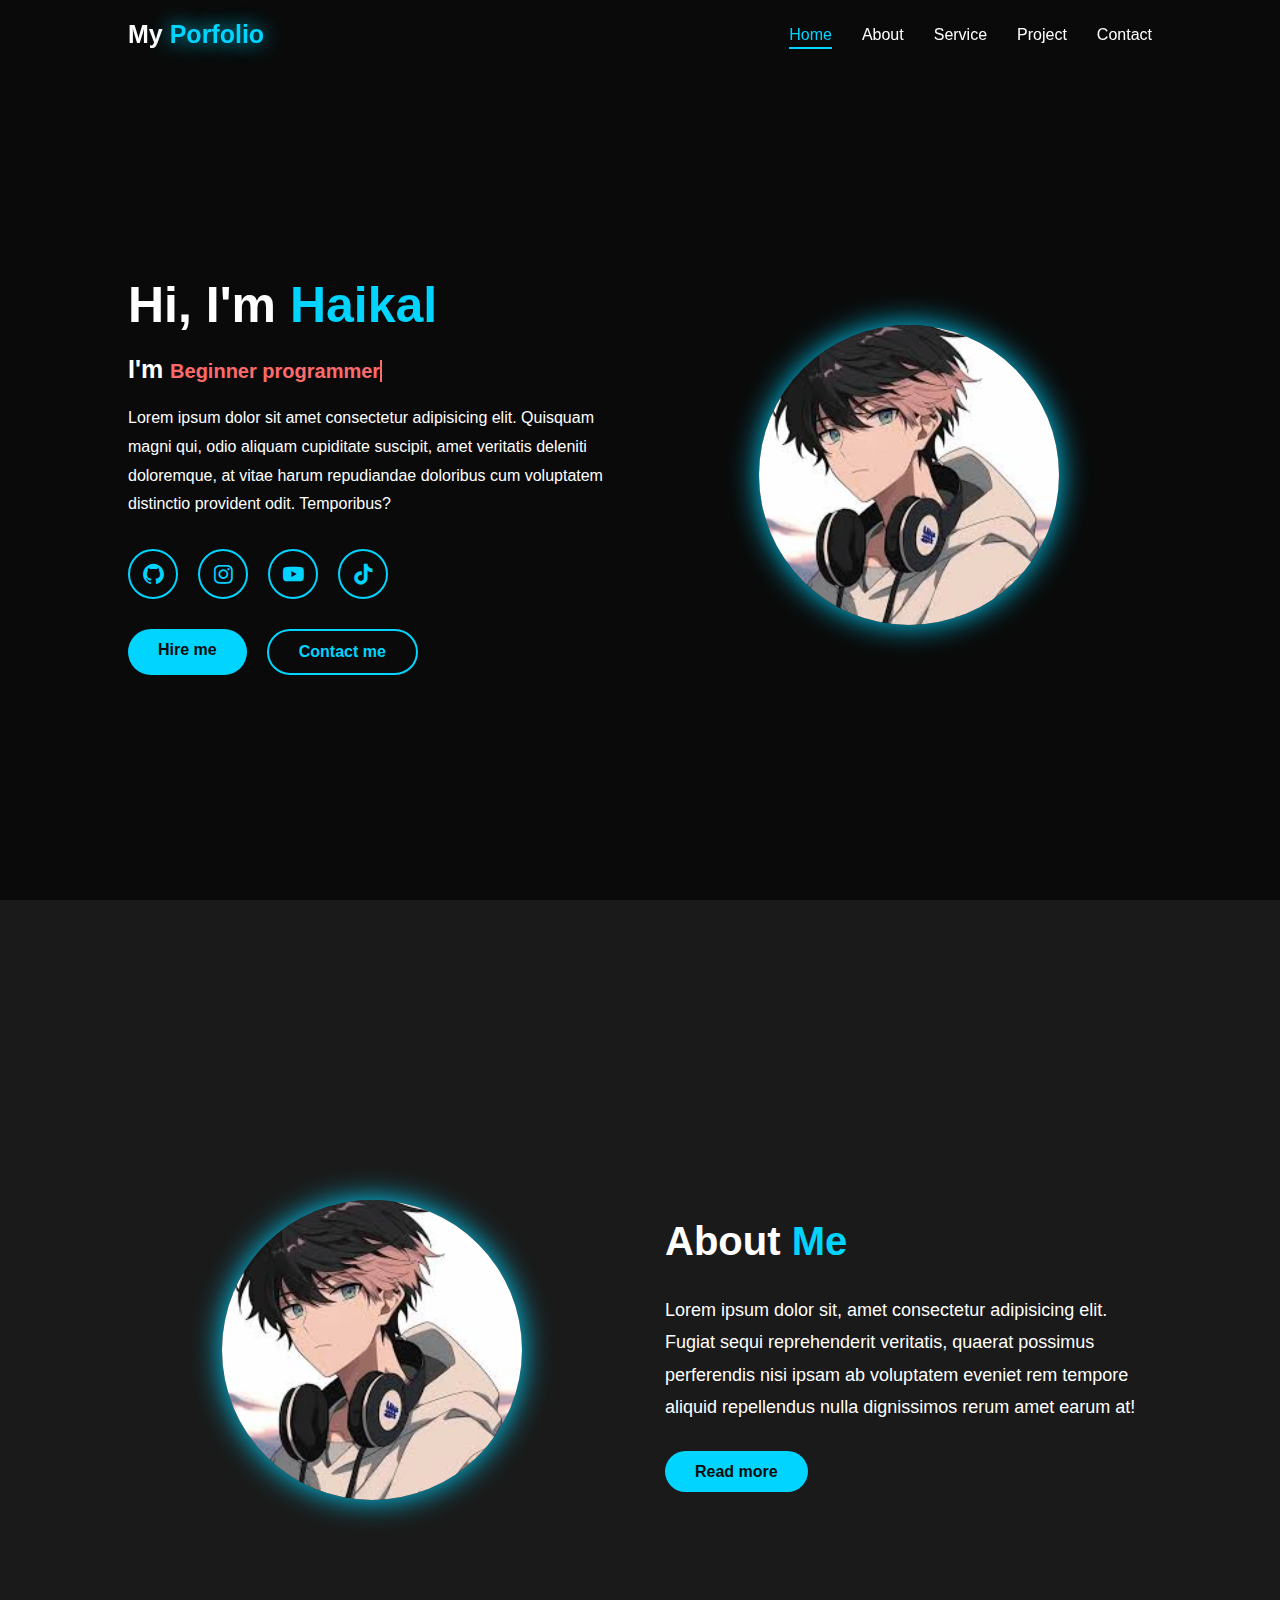
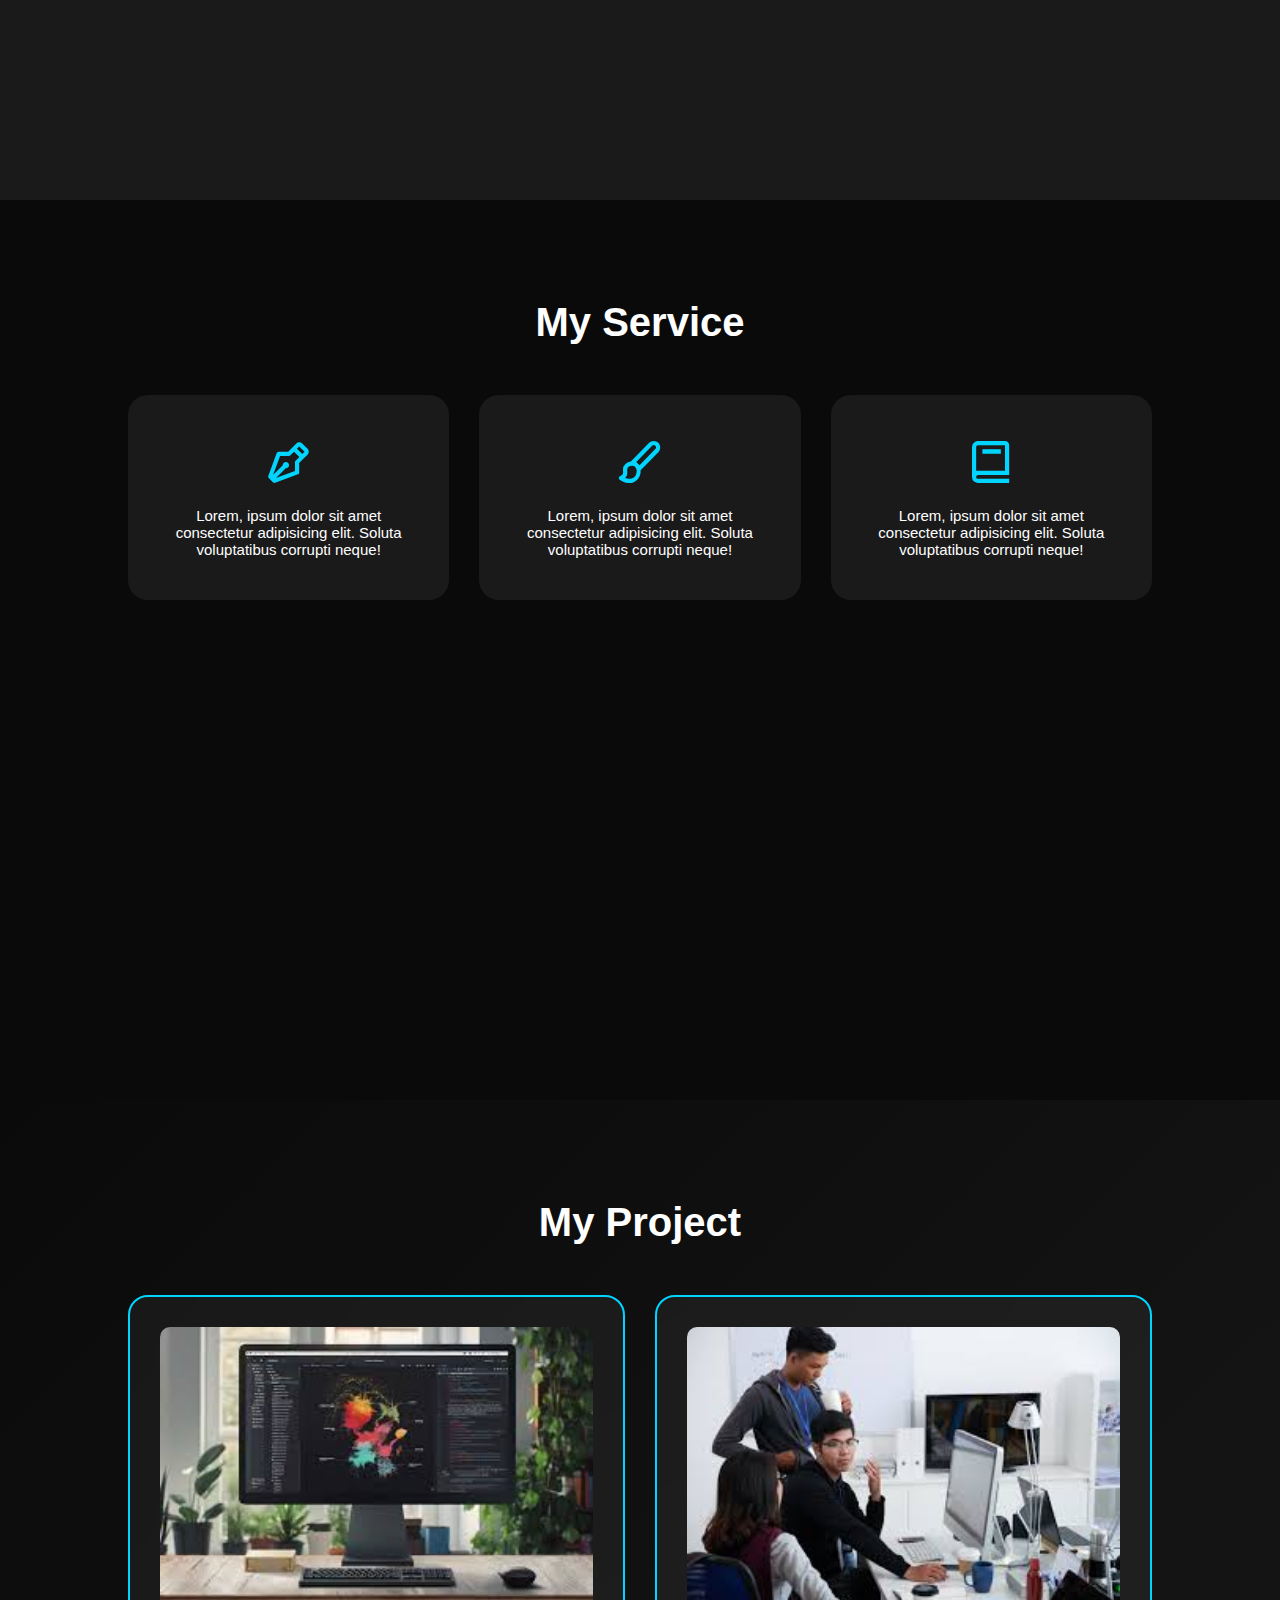
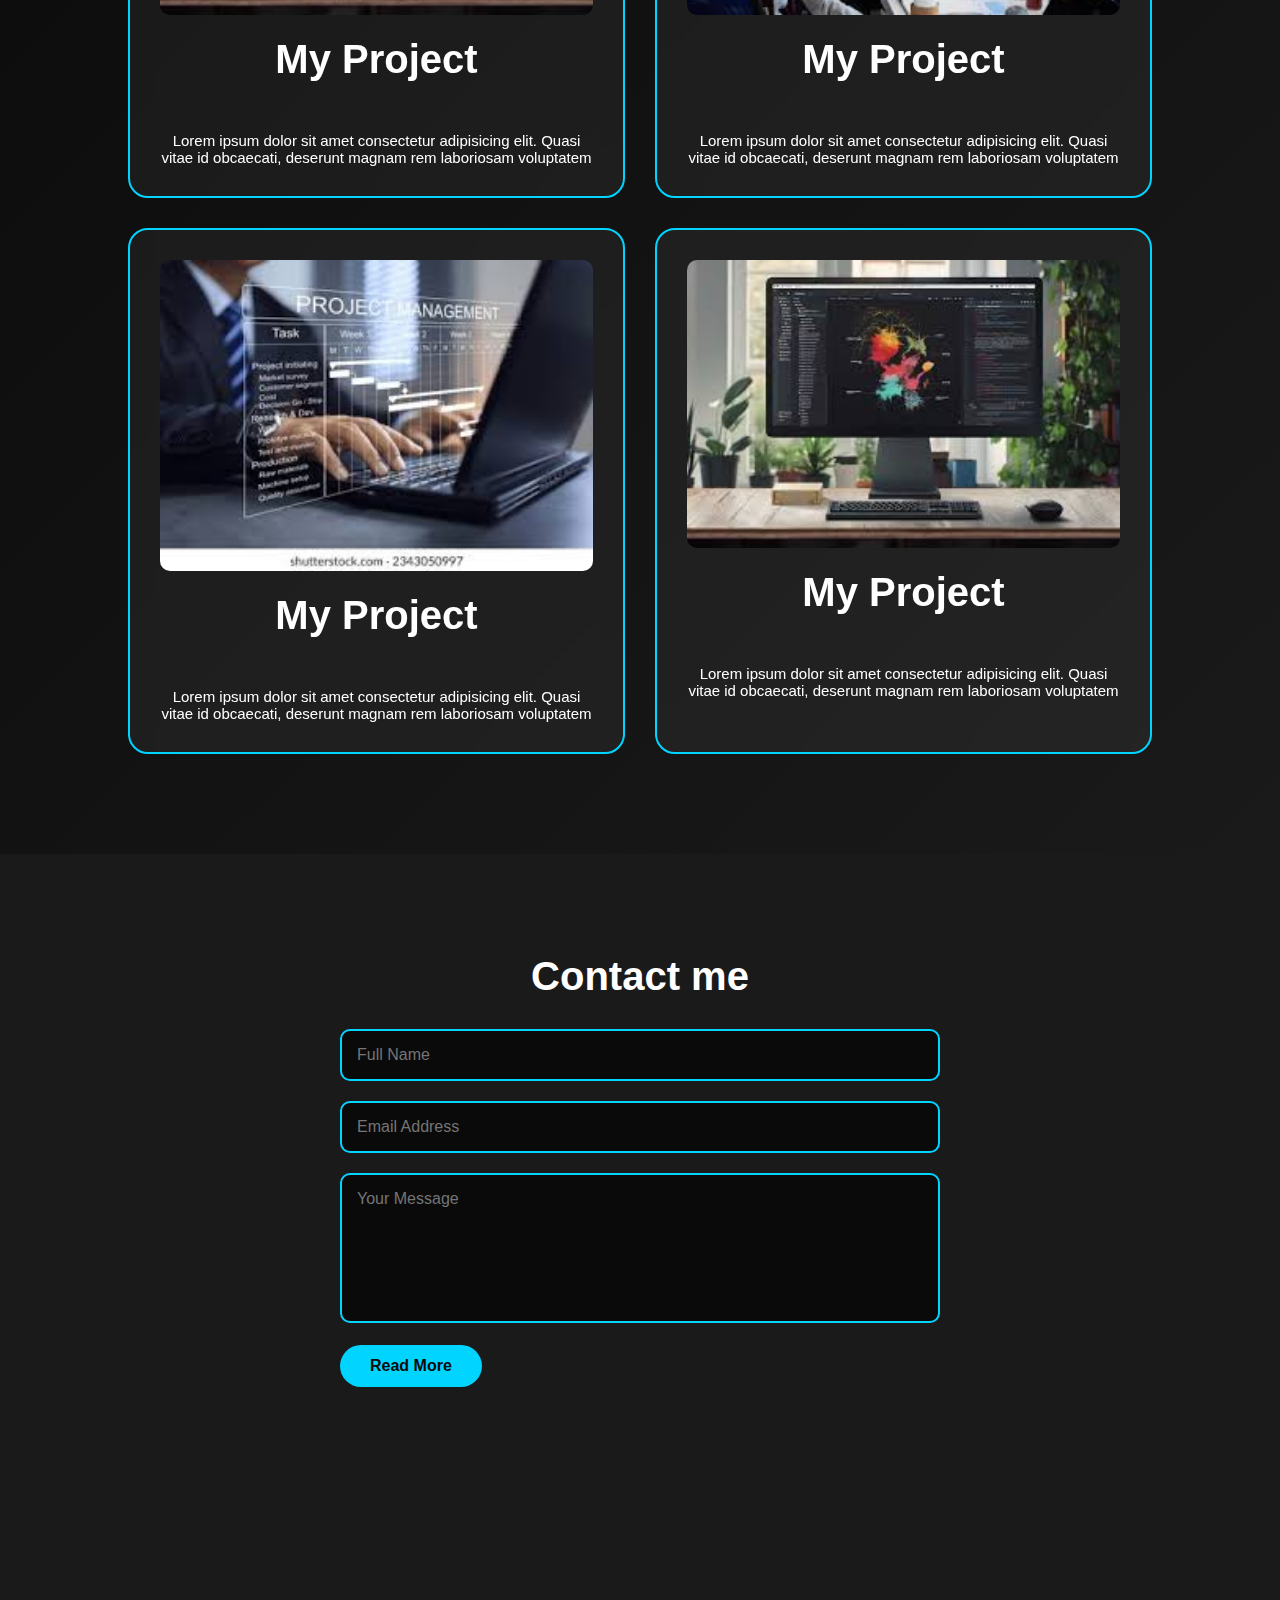
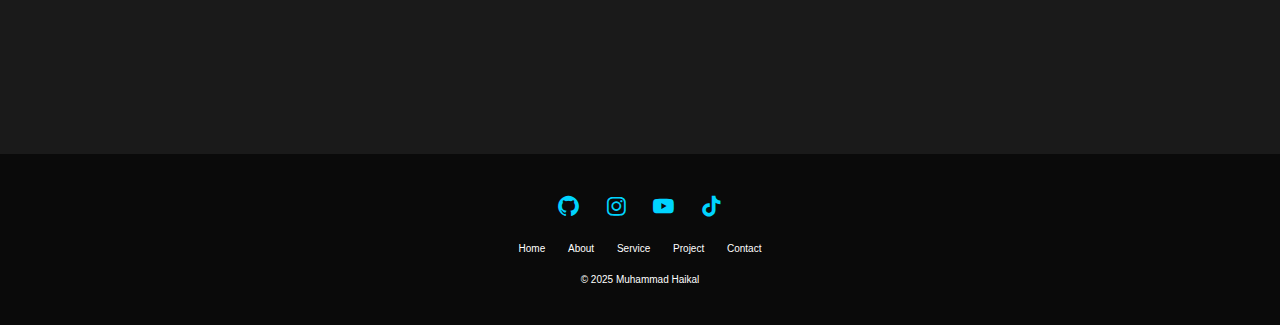
<file: index.html>
<!doctype html>
<html lang="en">
  <head>
    <meta charset="UTF-8" />
    <meta name="viewport" content="width=device-width, initial-scale=1.0" />
    <title>Document</title>
    <link
      rel="stylesheet"
      href="https://unpkg.com/boxicons@2.1.4/css/boxicons.min.css"
    />
    <link rel="stylesheet" href="style1.css" />
  </head>
  <body>
    <header class="header">
      <a href="#home" class="logo">My <span>Porfolio</span></a>

      <nav class="navbar">
        <a href="#home" class="active">Home</a>
        <a href="#about">About</a>
        <a href="#services">Service</a>
        <a href="#project">Project</a>
        <a href="#contact">Contact</a>
      </nav>

      <i class="bx bx-menu" id="menu-icon"></i>
    </header>

    <section class="home" id="home">
      <div class="home-content">
        <h1>Hi, I'm <span>Haikal</span></h1>
        <h3>I'm <span class="text-animation">Beginner programmer</span></h3>

        <p>
          Lorem ipsum dolor sit amet consectetur adipisicing elit. Quisquam
          magni qui, odio aliquam cupiditate suscipit, amet veritatis deleniti
          doloremque, at vitae harum repudiandae doloribus cum voluptatem
          distinctio provident odit. Temporibus?
        </p>

        <div class="social-icons">
          <a href="#"><i class="bx bxl-github"></i></a>
          <a href="#"><i class="bx bxl-instagram"></i></a>
          <a href="#"><i class="bx bxl-youtube"></i></a>
          <a href="#"><i class="bx bxl-tiktok"></i></a>
        </div>

        <div class="btn-group">
          <a href="" class="btn">Hire me</a>
          <a href="" class="btn secondary">Contact me</a>
        </div>
      </div>

      <div class="home-img">
        <img src="Haikal.jpg" alt="" />
      </div>
    </section>

    <section class="about" id="about">
      <div class="about-img">
        <img src="Haikal.jpg" alt="" />
      </div>

      <div class="about-content">
        <h2>About <span>Me</span></h2>

        <p>
          Lorem ipsum dolor sit, amet consectetur adipisicing elit. Fugiat sequi
          reprehenderit veritatis, quaerat possimus perferendis nisi ipsam ab
          voluptatem eveniet rem tempore aliquid repellendus nulla dignissimos
          rerum amet earum at!
        </p>

        <a href="" class="btn">Read more</a>
      </div>
    </section>

    <section class="services" id="services">
      <h2>My Service</h2>
      <div class="services-container">
        <div class="service-box">
          <i class="bx bx-pen"></i>
          <p>
            Lorem, ipsum dolor sit amet consectetur adipisicing elit. Soluta
            voluptatibus corrupti neque!
          </p>
        </div>
        <div class="service-box">
          <i class="bx bx-paint"></i>
          <p>
            Lorem, ipsum dolor sit amet consectetur adipisicing elit. Soluta
            voluptatibus corrupti neque!
          </p>
        </div>
        <div class="service-box">
          <i class="bx bx-book"></i>
          <p>
            Lorem, ipsum dolor sit amet consectetur adipisicing elit. Soluta
            voluptatibus corrupti neque!
          </p>
        </div>
      </div>
    </section>

    <section class="project" id="project">
      <h2>My Project</h2>

      <div class="project-box">
        <div class="project-card">
          <img src="download (1).jpg" alt="" />
          <h2>My Project</h2>
          <p>
            Lorem ipsum dolor sit amet consectetur adipisicing elit. Quasi vitae
            id obcaecati, deserunt magnam rem laboriosam voluptatem
          </p>
        </div>
        <div class="project-card">
          <img src="download (2).jpg" alt="" />
          <h2>My Project</h2>
          <p>
            Lorem ipsum dolor sit amet consectetur adipisicing elit. Quasi vitae
            id obcaecati, deserunt magnam rem laboriosam voluptatem
          </p>
        </div>
        <div class="project-card">
          <img src="download.jpg" alt="" />
          <h2>My Project</h2>
          <p>
            Lorem ipsum dolor sit amet consectetur adipisicing elit. Quasi vitae
            id obcaecati, deserunt magnam rem laboriosam voluptatem
          </p>
        </div>
        <div class="project-card">
          <img src="download (1).jpg" alt="" />
          <h2>My Project</h2>
          <p>
            Lorem ipsum dolor sit amet consectetur adipisicing elit. Quasi vitae
            id obcaecati, deserunt magnam rem laboriosam voluptatem
          </p>
        </div>
      </div>
    </section>

    <section class="contact" id="contact">
      <h2>Contact me</h2>

      <form>
        <div class="input-box">
          <input type="text" placeholder="Full Name" />
        </div>
        <div class="input-box">
          <input type="email" placeholder="Email Address" />
        </div>
        <div class="input-box">
          <textarea placeholder="Your Message"></textarea>
        </div>

        <button type="submit" class="btn">Read More</button>
      </form>
    </section>

    <footer class="footer">
      <div class="social">
        <a href=""><i class="bx bxl-github"></i></a>
        <a href=""><i class="bx bxl-instagram"></i></a>
        <a href=""><i class="bx bxl-youtube"></i></a>
        <a href=""><i class="bx bxl-tiktok"></i></a>
      </div>

      <ul>
        <li><a href="">Home</a></li>
        <li><a href="">About</a></li>
        <li><a href="">Service</a></li>
        <li><a href="">Project</a></li>
        <li><a href="">Contact</a></li>
      </ul>

      <div class="copyright">&copy; 2025 Muhammad Haikal</div>
    </footer>
  </body>
</html>
</file>
<file: style1.css>
* {
  margin: 0;
  padding: 0;
  box-sizing: border-box;
  text-decoration: none;
  border: none;
  outline: none;
  scroll-behavior: smooth;
  font-family: "Poppins", sans-serif;
}
:root {
  --bg-color: #0a0a0a;
  --second-bg-color: #1a1a1a;
  --text-color: #ffffff;
  --main-color: #00d4ff;
  --accent-color: #ff6b6b;
}
html {
  font-size: 62.5%;
  overflow-x: hidden;
}
body {
  background: var(--bg-color);
  color: var(--text-color);
}
.header {
  position: fixed;
  top: 0;
  left: 0;
  width: 100%;
  padding: 2rem 10%;
  background: rgba(10, 10, 10, 0.9);
  backdrop-filter: blur(10px);
  display: flex;
  justify-content: space-between;
  align-items: center;
  z-index: 100;
  transition: 0.3s;
}
.header.sticky {
  background: rgba(10, 10, 10, 0.95);
  box-shadow: 0 0 10px var(--main-color);
}
.logo {
  font-size: 2.5rem;
  color: var(--text-color);
  font-weight: 700;
  cursor: pointer;
  transition: 0.3s;
}
.logo:hover {
  color: var(--main-color);
  transform: scale(1.05);
}
.logo span {
  color: var(--main-color);
  text-shadow: 0 0 20px var(--main-color);
}
.navbar {
  display: flex;
}
.navbar a {
  font-size: 1.6rem;
  color: var(--text-color);
  margin-left: 3rem;
  font-weight: 500;
  transition: 0.3s;
  position: relative;
}
.navbar a::after {
  content: "";
  position: absolute;
  width: 0;
  height: 2px;
  bottom: -5px;
  left: 0;
  background: var(--main-color);
  transition: 0.3s;
}
.navbar a:hover::after,
.navbar a.active::after {
  width: 100%;
}
.navbar a:hover,
.navbar a.active {
  color: var(--main-color);
}
#menu-icon {
  font-size: 3rem;
  color: var(--main-color);
  display: none;
  cursor: pointer;
}
section {
  min-height: 100vh;
  padding: 10rem 10% 5rem;
}
/* Home: Teks kiri, gambar kanan */
.home {
  display: flex;
  align-items: center;
  justify-content: space-between;
  gap: 5rem;
}
.home-content {
  flex: 1;
  text-align: left;
}
.home-content h1 {
  font-size: 5rem;
  font-weight: 700;
  line-height: 1.2;
  margin-bottom: 2rem;
}
.home-content h1 span {
  color: var(--main-color);
}
.home-content h3 {
  font-size: 2.5rem;
  margin-bottom: 2rem;
}
.text-animation {
  font-size: 2rem;
  font-weight: 600;
  color: var(--accent-color);
  border-right: 2px solid var(--accent-color);
  animation: blink 1s infinite;
}
@keyframes blink {
  0%,
  50% {
    border-color: transparent;
  }
  51%,
  100% {
    border-color: var(--accent-color);
  }
}
.home-content p {
  font-size: 1.6rem;
  line-height: 1.8;
  margin-bottom: 3rem;
}
.social-icons {
  display: flex;
  gap: 2rem;
  margin-bottom: 3rem;
}
.social-icons a {
  display: flex;
  align-items: center;
  justify-content: center;
  width: 5rem;
  height: 5rem;
  background: transparent;
  border: 2px solid var(--main-color);
  border-radius: 50%;
  font-size: 2.5rem;
  color: var(--main-color);
  transition: 0.3s;
}
.social-icons a:hover {
  background: var(--main-color);
  color: var(--bg-color);
  transform: translateY(-5px);
  box-shadow: 0 0 20px var(--main-color);
}
.btn-group {
  display: flex;
  gap: 2rem;
}
.btn {
  padding: 1.2rem 3rem;
  background: var(--main-color);
  color: var(--bg-color);
  font-size: 1.6rem;
  font-weight: 600;
  border-radius: 3rem;
  cursor: pointer;
  transition: 0.3s;
}
.btn:hover {
  background: var(--accent-color);
  transform: scale(1.05);
  box-shadow: 0 0 20px var(--accent-color);
}
.btn.secondary {
  background: transparent;
  border: 2px solid var(--main-color);
  color: var(--main-color);
}
.btn.secondary:hover {
  background: var(--main-color);
  color: var(--bg-color);
}
.home-img {
  flex: 1;
  display: flex;
  justify-content: center;
}
.home-img img {
  width: 30rem;
  border-radius: 50%;
  box-shadow: 0 0 30px var(--main-color);
  transition: 0.4s;
}
.home-img img:hover {
  box-shadow: 0 0 50px var(--main-color);
  transform: scale(1.05);
}
/* About: Gambar kanan, teks kiri */
.about {
  display: flex;
  align-items: center;
  justify-content: space-between;
  gap: 5rem;
  background: var(--second-bg-color);
  padding: 10rem 10%;
}
.about-img {
  flex: 1;
  display: flex;
  justify-content: center;
}
.about-img img {
  width: 30rem;
  border-radius: 50%;
  box-shadow: 0 0 30px var(--main-color);
  transition: 0.4s;
}
.about-img img:hover {
  box-shadow: 0 0 50px var(--main-color);
  transform: scale(1.05);
}
.about-content {
  flex: 1;
  text-align: left;
}
.about-content h2 {
  font-size: 4rem;
  margin-bottom: 3rem;
}
.about-content h2 span {
  color: var(--main-color);
}
.about-content p {
  font-size: 1.8rem;
  line-height: 1.8;
  margin-bottom: 4rem;
}
.about-content .btn {
  margin-top: 2rem;
}
.services {
  background: var(--bg-color);
  padding: 10rem 10%;
}
.services h2 {
  text-align: center;
  font-size: 4rem;
  margin-bottom: 5rem;
}
.services-container {
  display: grid;
  grid-template-columns: repeat(auto-fit, minmax(300px, 1fr));
  gap: 3rem;
}
.service-box {
  background: var(--second-bg-color);
  padding: 4rem 3rem;
  border-radius: 2rem;
  text-align: center;
  border: 2px solid transparent;
  transition: 0.3s;
}
.service-box:hover {
  border-color: var(--main-color);
  transform: translateY(-10px);
  box-shadow: 0 0 30px var(--main-color);
}
.service-box i {
  font-size: 5rem;
  color: var(--main-color);
  margin-bottom: 2rem;
}
.service-box h4 {
  font-size: 2.2rem;
  margin-bottom: 1.5rem;
}
.service-box p {
  font-size: 1.5rem;
}
/* Project: Rapi dengan foto di dalam card */
.project {
  background: linear-gradient(135deg, var(--bg-color), var(--second-bg-color));
  padding: 10rem 10%;
}
.project h2 {
  text-align: center;
  font-size: 4rem;
  margin-bottom: 5rem;
}
.project-box {
  display: grid;
  grid-template-columns: repeat(auto-fit, minmax(350px, 1fr));
  gap: 3rem;
}
.project-card {
  background: rgba(255, 255, 255, 0.05);
  backdrop-filter: blur(10px);
  border: 2px solid var(--main-color);
  border-radius: 2rem;
  padding: 3rem;
  text-align: center;
  transition: 0.3s;
  cursor: pointer;
}
.project-card:hover {
  transform: scale(1.05);
  box-shadow: 0 0 30px var(--main-color);
}
.project-card img {
  width: 100%;
  border-radius: 1rem;
  margin-bottom: 2rem;
}
.project-card h3 {
  font-size: 2.5rem;
  margin-bottom: 1rem;
}
.project-card p {
  font-size: 1.5rem;
}
.contact {
  background: var(--second-bg-color);
  padding: 10rem 10%;
}
.contact h2 {
  text-align: center;
  font-size: 4rem;
  margin-bottom: 3rem;
}
.contact form {
  max-width: 600px;
  margin: 0 auto;
}
.contact form .input-box {
  margin-bottom: 2rem;
}
.contact form input,
.contact form textarea {
  width: 100%;
  padding: 1.5rem;
  background: var(--bg-color);
  border: 2px solid var(--main-color);
  border-radius: 1rem;
  color: var(--text-color);
  font-size: 1.6rem;
  transition: 0.3s;
}
.contact form input:focus,
.contact form textarea:focus {
  border-color: var(--accent-color);
  box-shadow: 0 0 10px var(--accent-color);
}
.contact form textarea {
  resize: none;
  height: 15rem;
}
.footer {
  background: var(--bg-color);
  padding: 4rem 10%;
  text-align: center;
}
.footer .social {
  margin-bottom: 2rem;
}
.footer .social a {
  margin: 0 1rem;
  font-size: 2.5rem;
  color: var(--main-color);
  transition: 0.3s;
}
.footer .social a:hover {
  color: var(--accent-color);
  transform: translateY(-5px);
}
.footer ul {
  list-style: none;
  margin-bottom: 2rem;
}
.footer ul li {
  display: inline;
  margin: 0 1rem;
}
.footer ul li a {
  color: var(--text-color);
  transition: 0.3s;
}
.footer ul li a:hover {
  color: var(--main-color);
}

/* ================= FULL RESPONSIVE ALL DEVICE ================= */

/* Laptop kecil & Tablet Landscape */
@media (max-width: 1024px) {
  section {
    padding: 10rem 6%;
  }
  .home-content h1 {
    font-size: 4.2rem;
  }
  .home-img img,
  .about-img img {
    width: 26rem;
  }
}

/* Tablet & HP besar */
@media (max-width: 768px) {
  #menu-icon {
    display: block;
    z-index: 101;
  }
  .navbar {
    position: fixed;
    top: 9rem;
    border-radius: 7%;
    right: -90%;
    width: 40%;
    height: 60vh;
    background: rgba(2, 10, 29, 0.903);
    flex-direction: column;
    align-items: center;
    justify-content: center;
    gap: 3.5rem;
    transition: 0.4s ease;
    z-index: 100;
  }
  .navbar.active {
    right: 0;
  }
  .navbar a {
    font-size: 2.4rem;
    margin: 0;
  }

  .home,
  .about {
    flex-direction: column;
    text-align: center;
  }
  .home-content,
  .about-content {
    text-align: center;
  }
}

/* HP kecil */
@media (max-width: 480px) {
  html {
    font-size: 55%;
  }
  .home-content h1 {
    font-size: 3.6rem;
  }
  .home-content h3 {
    font-size: 2rem;
  }
  .home-img img,
  .about-img img {
    width: 20rem;
  }
  .btn-group {
    flex-direction: column;
  }
  .btn {
    width: 100%;
    text-align: center;
  }
}

/* Layar besar */
@media (min-width: 1400px) {
  section {
    padding: 12rem 15%;
  }
  .home-content h1 {
    font-size: 5.5rem;
  }
}
</file>
